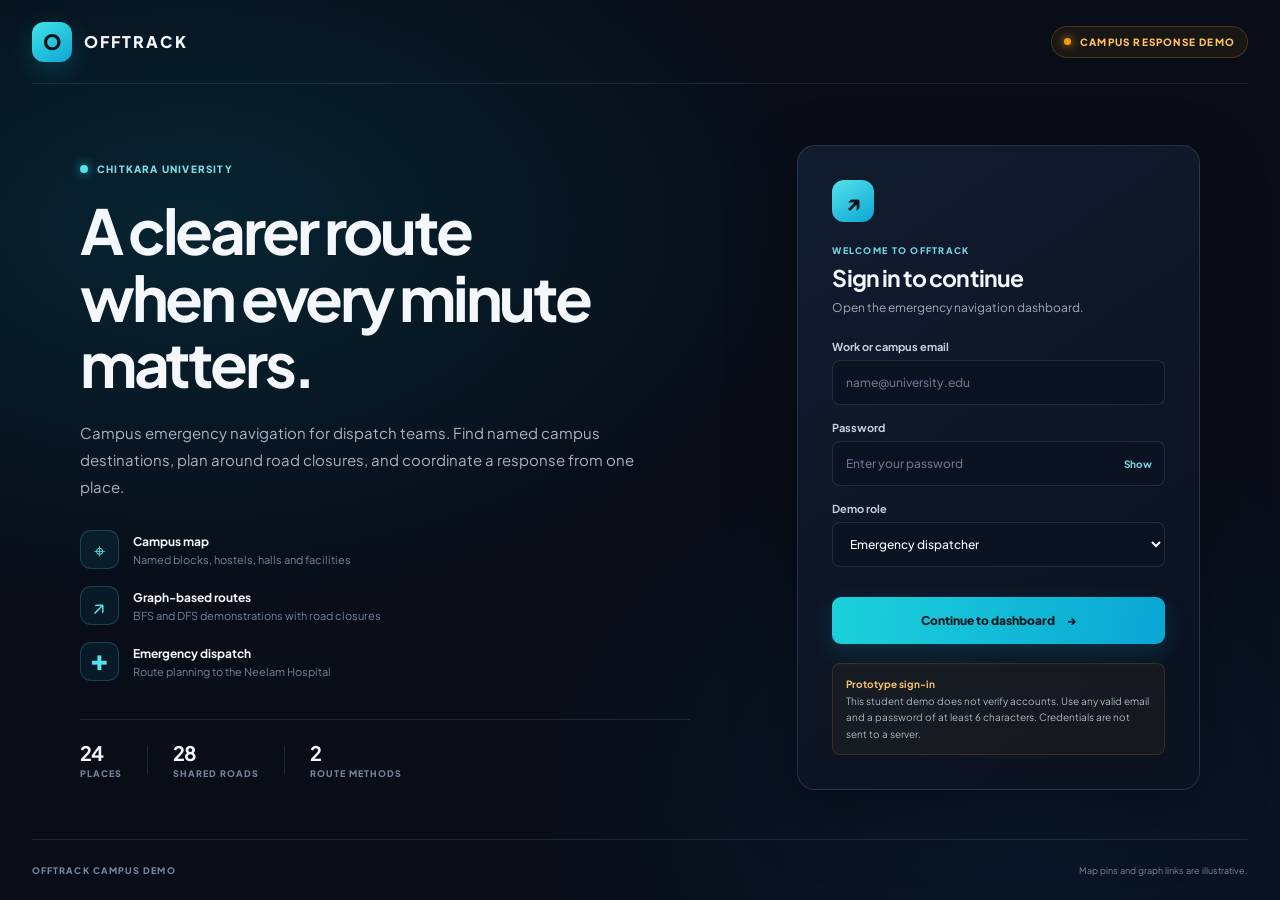
<file: web/index.html>
<!DOCTYPE html>
<html lang="en">
<head>
  <meta charset="utf-8">
  <meta name="viewport" content="width=device-width, initial-scale=1">
  <meta name="theme-color" content="#080d18">
  <title>OffTrack | Sign in to Campus Response</title>
  <link rel="preconnect" href="https://fonts.googleapis.com">
  <link rel="preconnect" href="https://fonts.gstatic.com" crossorigin>
  <link href="https://fonts.googleapis.com/css2?family=Plus+Jakarta+Sans:wght@400;500;600;700;800&display=swap" rel="stylesheet">
  <link rel="stylesheet" href="login.css">
</head>
<body class="login-page">
  <header class="login-header">
    <a class="login-brand" href="index.html" aria-label="OffTrack sign in">
      <span class="brand-mark" aria-hidden="true">O</span>
      <span class="brand-name">OFFTRACK</span>
    </a>
    <span class="environment-badge"><span></span> CAMPUS RESPONSE DEMO</span>
  </header>

  <main class="login-layout">
    <section class="welcome-panel" aria-labelledby="welcome-title">
      <div class="eyebrow"><span class="pulse-dot"></span> CHITKARA UNIVERSITY</div>
      <h1 id="welcome-title">A clearer route<br>when every minute matters.</h1>
      <p class="welcome-copy">Campus emergency navigation for dispatch teams. Find named campus destinations, plan around road closures, and coordinate a response from one place.</p>
      <div class="feature-list">
        <div><span class="feature-icon">⌖</span><span><strong>Campus map</strong><small>Named blocks, hostels, halls and facilities</small></span></div>
        <div><span class="feature-icon">↗</span><span><strong>Graph-based routes</strong><small>BFS and DFS demonstrations with road closures</small></span></div>
        <div><span class="feature-icon">✚</span><span><strong>Emergency dispatch</strong><small>Route planning to the Neelam Hospital</small></span></div>
      </div>
      <div class="network-preview" aria-label="Sample network contains 25 places and 28 shared road links">
        <div><strong>24</strong><span>PLACES</span></div>
        <i></i>
        <div><strong>28</strong><span>SHARED ROADS</span></div>
        <i></i>
        <div><strong>2</strong><span>ROUTE METHODS</span></div>
      </div>
    </section>

    <section class="login-card" aria-labelledby="login-title">
      <div class="card-icon" aria-hidden="true">↗</div>
      <p class="card-kicker">WELCOME TO OFFTRACK</p>
      <h2 id="login-title">Sign in to continue</h2>
      <p class="card-copy">Open the emergency navigation dashboard.</p>

      <form id="login-form" novalidate>
        <label for="login-email">Work or campus email</label>
        <input id="login-email" name="email" type="email" autocomplete="username" placeholder="name@university.edu" required>

        <label for="login-password">Password</label>
        <div class="password-wrap">
          <input id="login-password" name="password" type="password" autocomplete="current-password" placeholder="Enter your password" minlength="6" required>
          <button type="button" id="toggle-password" aria-label="Show password">Show</button>
        </div>

        <label for="login-role">Demo role</label>
        <select id="login-role" name="role">
          <option value="Dispatcher">Emergency dispatcher</option>
          <option value="Campus Admin">Campus administrator</option>
        </select>

        <p id="login-error" class="login-error" role="alert" aria-live="polite"></p>
        <button class="sign-in-btn" type="submit">Continue to dashboard <span aria-hidden="true">→</span></button>
      </form>

      <p class="prototype-note"><strong>Prototype sign-in</strong><br>This student demo does not verify accounts. Use any valid email and a password of at least 6 characters. Credentials are not sent to a server.</p>
    </section>
  </main>

  <footer class="login-footer"><span>OFFTRACK CAMPUS DEMO</span><span>Map pins and graph links are illustrative.</span></footer>
  <script src="login.js"></script>
</body>
</html>
</file>
<file: web/login.css>
:root {
  color-scheme: dark;
  --ink: #f4f7fb;
  --muted: #9ba9bc;
  --muted-2: #74849a;
  --line: rgba(189, 211, 232, 0.13);
  --panel: rgba(15, 24, 40, 0.88);
  --cyan: #10c5d4;
  --cyan-light: #55e2e9;
  --font: 'Plus Jakarta Sans', system-ui, -apple-system, BlinkMacSystemFont, sans-serif;
}

* { box-sizing: border-box; }
html, body { min-height: 100%; }
body.login-page {
  margin: 0;
  min-height: 100vh;
  color: var(--ink);
  font-family: var(--font);
  background:
    radial-gradient(ellipse at 15% 25%, rgba(0, 155, 181, 0.16), transparent 40%),
    radial-gradient(ellipse at 80% 90%, rgba(23, 79, 136, 0.16), transparent 34%),
    #080d18;
}

.login-header, .login-footer {
  display: flex;
  align-items: center;
  justify-content: space-between;
  width: min(1320px, calc(100% - 64px));
  margin: 0 auto;
}
.login-header { height: 84px; border-bottom: 1px solid var(--line); }
.login-brand { display: inline-flex; align-items: center; gap: 12px; color: inherit; text-decoration: none; }
.brand-mark {
  display: grid;
  place-items: center;
  width: 40px;
  height: 40px;
  border-radius: 12px;
  color: #04141b;
  background: linear-gradient(145deg, #42e3e8, #0ca6d4);
  box-shadow: 0 8px 24px rgba(2, 179, 204, 0.22);
  font-size: 21px;
  font-weight: 800;
}
.brand-name { font-size: 16px; font-weight: 800; letter-spacing: 0.13em; }
.environment-badge, .eyebrow {
  display: inline-flex;
  align-items: center;
  gap: 9px;
  color: #ffc55c;
  font-size: 10px;
  font-weight: 800;
  letter-spacing: 0.12em;
}
.environment-badge { padding: 9px 12px; border: 1px solid rgba(245, 158, 11, 0.22); border-radius: 999px; background: rgba(245, 158, 11, 0.07); }
.environment-badge span { width: 7px; height: 7px; border-radius: 50%; background: #f59e0b; box-shadow: 0 0 9px #f59e0b; }

.login-layout {
  display: grid;
  grid-template-columns: minmax(0, 1.1fr) minmax(390px, 0.72fr);
  align-items: center;
  gap: clamp(48px, 8vw, 132px);
  width: min(1120px, calc(100% - 64px));
  min-height: calc(100vh - 145px);
  margin: 0 auto;
  padding: 54px 0 42px;
}
.welcome-panel { max-width: 610px; }
.eyebrow { color: #80dce3; margin-bottom: 22px; }
.pulse-dot { width: 8px; height: 8px; border-radius: 50%; background: var(--cyan-light); box-shadow: 0 0 11px var(--cyan); }
.welcome-panel h1 { margin: 0; max-width: 600px; font-size: clamp(38px, 5vw, 62px); line-height: 1.08; letter-spacing: -0.055em; }
.welcome-copy { max-width: 560px; margin: 22px 0 30px; color: #a6b3c5; font-size: 15px; line-height: 1.8; }
.feature-list { display: grid; gap: 17px; }
.feature-list > div { display: flex; align-items: center; gap: 14px; }
.feature-icon {
  display: grid;
  place-items: center;
  width: 39px;
  height: 39px;
  flex: 0 0 39px;
  border: 1px solid rgba(75, 206, 217, 0.22);
  border-radius: 11px;
  color: var(--cyan-light);
  background: rgba(13, 166, 193, 0.09);
  font-size: 20px;
}
.feature-list strong, .feature-list small { display: block; }
.feature-list strong { font-size: 12px; font-weight: 700; }
.feature-list small { margin-top: 4px; color: var(--muted-2); font-size: 11px; }
.network-preview { display: flex; align-items: center; gap: 25px; margin-top: 38px; padding-top: 20px; border-top: 1px solid var(--line); }
.network-preview > div strong, .network-preview > div span { display: block; }
.network-preview > div strong { font-size: 20px; letter-spacing: -0.04em; }
.network-preview > div span { margin-top: 3px; color: var(--muted-2); font-size: 9px; font-weight: 800; letter-spacing: 0.11em; }
.network-preview i { width: 1px; height: 28px; background: var(--line); }

.login-card {
  padding: 34px;
  border: 1px solid rgba(191, 219, 254, 0.14);
  border-radius: 18px;
  background: linear-gradient(145deg, rgba(18, 29, 48, 0.96), rgba(11, 18, 31, 0.96));
  box-shadow: 0 24px 70px rgba(0, 0, 0, 0.32);
}
.card-icon { display: grid; place-items: center; width: 42px; height: 42px; border-radius: 12px; color: #06151c; background: linear-gradient(145deg, #55e2e9, #0ca6d4); font-size: 22px; font-weight: 800; }
.card-kicker { margin: 23px 0 7px; color: #71d7df; font-size: 9px; font-weight: 800; letter-spacing: 0.14em; }
.login-card h2 { margin: 0; font-size: 23px; letter-spacing: -0.04em; }
.card-copy { margin: 8px 0 25px; color: var(--muted); font-size: 12px; }
.login-card form > label { display: block; margin: 16px 0 7px; color: #c3cedb; font-size: 11px; font-weight: 700; }
.login-card input, .login-card select {
  display: block;
  width: 100%;
  height: 45px;
  padding: 0 13px;
  border: 1px solid rgba(180, 200, 226, 0.14);
  border-radius: 8px;
  outline: 0;
  color: var(--ink);
  background: #0b1322;
  font: 500 12px var(--font);
}
.login-card input::placeholder { color: #64738a; }
.login-card input:focus, .login-card select:focus { border-color: rgba(16, 197, 212, 0.8); box-shadow: 0 0 0 3px rgba(16, 197, 212, 0.11); }
.password-wrap { position: relative; }
.password-wrap input { padding-right: 58px; }
.password-wrap button { position: absolute; top: 0; right: 0; height: 45px; padding: 0 13px; border: 0; color: #77dce2; background: transparent; font: 700 10px var(--font); cursor: pointer; }
.login-error { min-height: 17px; margin: 9px 0 4px; color: #ff8990; font-size: 10px; }
.sign-in-btn {
  display: flex;
  align-items: center;
  justify-content: center;
  gap: 12px;
  width: 100%;
  height: 47px;
  border: 0;
  border-radius: 9px;
  color: #04151b;
  background: linear-gradient(95deg, #1cd1db, #0aa6d4);
  box-shadow: 0 8px 22px rgba(7, 171, 196, 0.19);
  font: 800 12px var(--font);
  cursor: pointer;
  transition: filter 150ms ease, transform 150ms ease;
}
.sign-in-btn:hover { filter: brightness(1.08); transform: translateY(-1px); }
.sign-in-btn:focus-visible, .password-wrap button:focus-visible { outline: 2px solid #76ecf0; outline-offset: 3px; }
.prototype-note { margin: 19px 0 0; padding: 12px 13px; border: 1px solid rgba(245, 158, 11, 0.16); border-radius: 8px; color: #a9b5c5; background: rgba(245, 158, 11, 0.045); font-size: 10px; line-height: 1.65; }
.prototype-note strong { color: #f4c36c; }
.login-footer { height: 61px; border-top: 1px solid var(--line); color: #77869b; font-size: 9px; }
.login-footer span:first-child { font-weight: 800; letter-spacing: 0.12em; }

@media (max-width: 850px) {
  .login-layout { grid-template-columns: 1fr; gap: 38px; width: min(560px, calc(100% - 40px)); padding: 40px 0; }
  .welcome-panel h1 { font-size: clamp(37px, 9vw, 52px); }
  .welcome-copy { margin: 16px 0 22px; }
  .feature-list { display: none; }
  .network-preview { margin-top: 22px; }
}
@media (max-width: 520px) {
  .login-header, .login-footer { width: calc(100% - 36px); }
  .login-header { height: 68px; }
  .environment-badge { padding: 7px 9px; font-size: 8px; }
  .brand-mark { width: 34px; height: 34px; }
  .brand-name { font-size: 13px; }
  .login-layout { min-height: auto; gap: 30px; padding: 36px 0; }
  .welcome-copy { font-size: 13px; }
  .login-card { padding: 25px 20px; }
  .network-preview { justify-content: space-between; gap: 12px; }
  .login-footer { font-size: 8px; }
}
</file>
